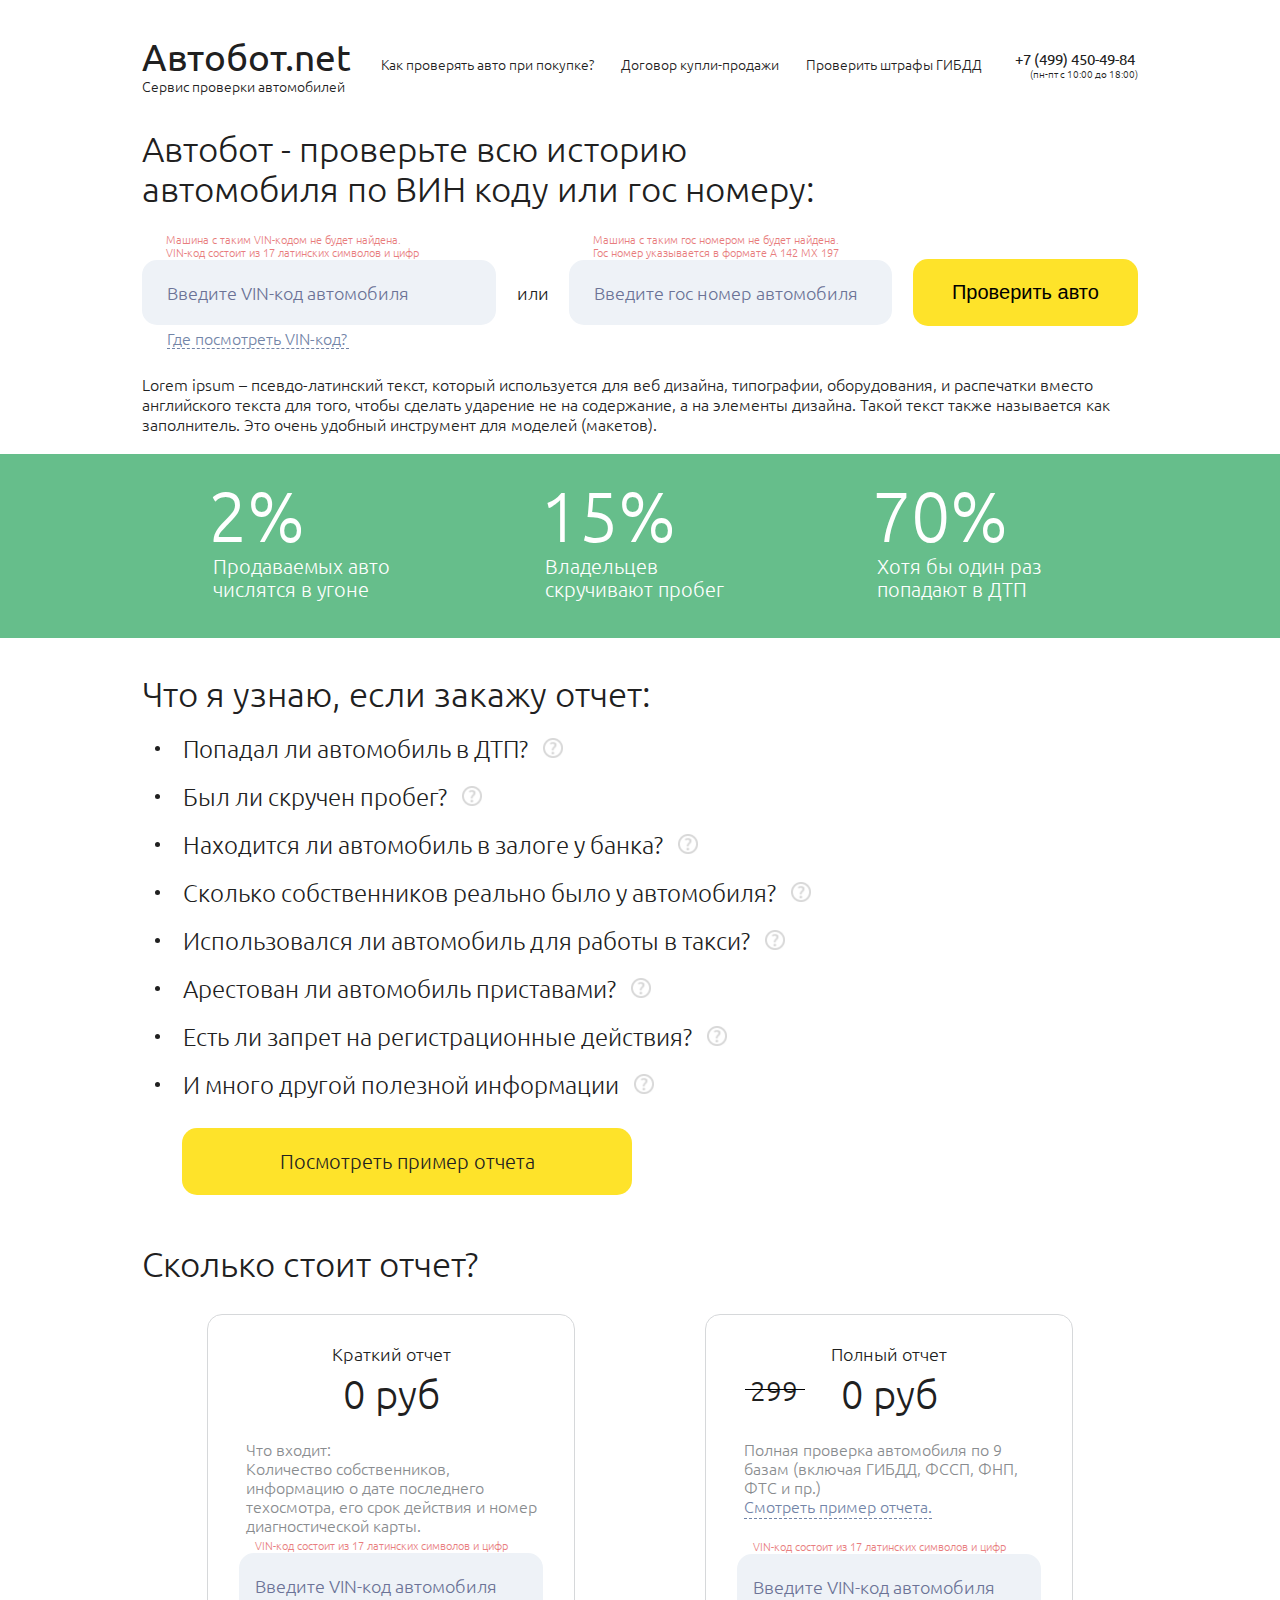
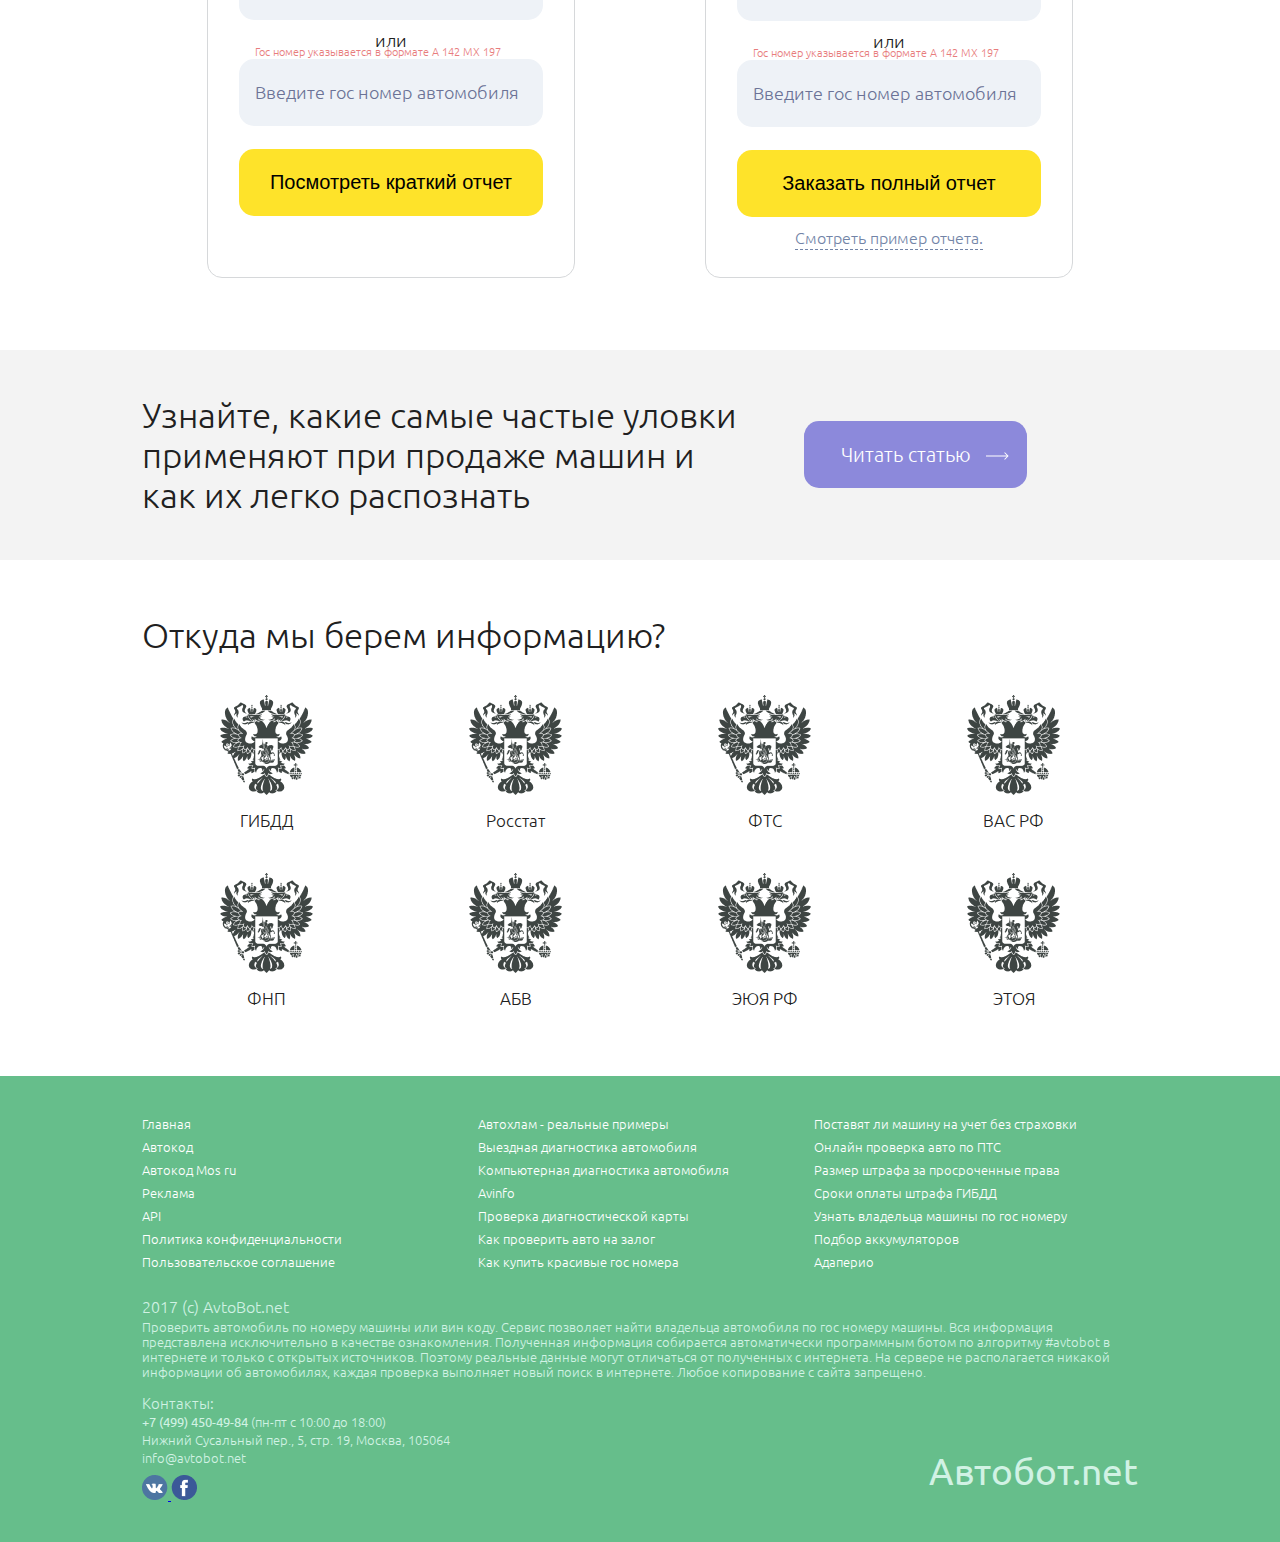
<file: index.html>
<!doctype html>
<html>

  <head>
    <meta charset="utf-8">
    <title>Index page</title>
    <meta http-equiv="X-UA-Compatible" content="IE=Edge">
    <meta name="viewport" content="width=device-width, initial-scale=1">
    <meta name="theme-color" content="#fff">
    <meta name="format-detection" content="telephone=no">
    <link rel="stylesheet" media="all" href="css/app.css">
    <link href="https://fonts.googleapis.com/css?family=Ubuntu:300,400,700" rel="stylesheet"> </head>

  <body>
    <!-- BEGIN content -->
    <div class="out">
      <header class="header">
        <div class="header__toolbar">
          <div class="toolbar">
            <div class="toolbar__in">
              <div class="toolbar__item"> <img src="img/tool1.png" alt=""> <a href="#">Проверка авто</a> </div>
              <div class="toolbar__item"> <img src="img/tool2.png" alt=""> <a href="#">Договор КП</a> </div>
              <div class="toolbar__item"> <img src="img/tool3.png" alt=""> <a href="#">Штрафы</a> </div>
              <div class="toolbar__item"> <img src="img/tool4.png" alt=""> <a href="#">Контакты</a> </div>
              <div class="toolbar__item"> <img src="img/tool5.png" alt=""> <a href="#">Вопросы</a> </div>
            </div>
          </div>
        </div>
        <div class="header__in">
          <div class="header__logo">
            <div class="logo">
              <div class="logo__name"> Автобот.net </div>
              <div class="logo__caption"> Сервис проверки автомобилей </div>
            </div>
          </div>
          <div class="header__nav">
            <nav class="nav">
              <ul>
                <li> <a href="#">Как проверять авто при покупке?</a> </li>
                <li> <a href="#">Договор купли-продажи</a> </li>
                <li> <a href="#">Проверить штрафы ГИБДД</a> </li>
              </ul>
            </nav>
          </div>
          <div class="header__tel">
            <div class="tel">
              <div class="tel__numb"> +7 (499) 450-49-84 </div>
              <div class="tel__worktime"> (пн-пт с 10:00 до 18:00) </div>
            </div>
          </div>
        </div>
      </header>
      <div class="block1">
        <div class="block1__in">
          <div class="caption"> Автобот - проверьте всю историю автомобиля по ВИН коду или гос номеру: </div>
          <div class="block1__form">
            <div class="form1">
              <form action="">
                <div class="input__block">
                  <div class="input__error">Машина с таким VIN-кодом не будет найдена. <br>VIN-код состоит из 17 латинских символов и цифр</div> <input type="text" name="name" id="vin__input"> <label for="vin__input">
			                    <span>Введите VIN-код автомобиля</span>
			                </label> </div>
                <div class="block1__link block1__hidden block1__link2">
                  <div class="where__vin">Где посмотреть VIN-код?</div>
                </div>
                <div class="form__divider">или</div>
                <div class="input__block">
                  <div class="input__error input__error-bot">Машина с таким гос номером не будет найдена. <br>Гос номер указывается в формате А 142 МХ 197</div> <input type="text" name="name" id="gos__input"> <label for="gos__input">
			                    <span>Введите гос номер автомобиля</span>
			                </label> </div> <button type="submit" class="btn">Проверить авто</button> </form>
            </div>
          </div>
          <div class="block1__link block1__link1">
            <div class="where__vin">Где посмотреть VIN-код?</div>
            <div class="vin-js">
              <div class="vin">
                <div class="vin__left">
                  <div class="vin__caption"> Где посмотреть VIN-код? </div>
                  <div class="vin__text">
                    <div>VIN-код - уникальный номер автомобиля, состоящий из 17 символов (латинские буквы и цифры). </div> <span>Например: WAUZZZ4G5CN021391</span> </div>
                </div>
                <div class="vin__center">
                  <div class="vin__item"> <img src="img/where1.png" alt="">
                    <p>Свидетельство о регистрации</p>
                  </div>
                  <div class="vin__item"> <img src="img/where2.png" alt="">
                    <p>ПТС</p>
                  </div>
                  <div class="vin__item"> <img src="img/where3.png" alt="">
                    <p>Полис ОСАГО</p>
                  </div>
                </div>
                <div class="vin__right">
                  <div class="vin__car"> <img src="img/where4.png" alt="">
                    <ul>
                      <li>- под капотом</li>
                      <li>- в специальном окошке на лобовом стекле</li>
                      <li>- на стойке водительской двери</li>
                    </ul>
                  </div>
                </div>
              </div>
            </div>
          </div>
          <div class="block1__info"> Lorem ipsum – псевдо-латинский текст, который используется для веб дизайна, типографии, оборудования, и распечатки вместо английского текста для того, чтобы сделать ударение не на содержание, а на элементы дизайна. Такой текст также называется
            как заполнитель. Это очень удобный инструмент для моделей (макетов). </div>
        </div>
      </div>
      <div class="block2">
        <div class="block2__in">
          <div class="block2__item">
            <div class="block2__percent"> 2% </div>
            <div class="block2__text"> Продаваемых авто числятся в угоне </div>
          </div>
          <div class="block2__item">
            <div class="block2__percent"> 15% </div>
            <div class="block2__text"> Владельцев скручивают пробег </div>
          </div>
          <div class="block2__item">
            <div class="block2__percent"> 70% </div>
            <div class="block2__text"> Хотя бы один раз попадают в ДТП </div>
          </div>
        </div>
      </div>
      <div class="block3">
        <div class="block3__in">
          <div class="block3__list">
            <div class="caption"> Что я узнаю, если закажу отчет: </div>
            <div class=".block3__items">
              <div class="block3__item">
                <div> Попадал ли автомобиль в ДТП? </div>
                <div class="block3__info">
                  <div class="block3__info-in"> В то время некий безымянный печатник создал большую коллекцию размеров и форм шрифтов, используя Lorem Ipsum для распечатки образцов. Lorem Ipsum не только успешно пережил без заметных изменений пять веков, но и перешагнул в электронный
                    дизайн. Его популяризации в новое время послужили публикация листов Letraset с образцами Lorem Ipsum в 60-х годах и, в более недавнее время, программы электронной вёрстки типа Aldus PageMaker, в шаблонах которых используется Lorem
                    Ipsum. </div>
                </div>
              </div>
              <div class="block3__item">
                <div> Был ли скручен пробег? </div>
                <div class="block3__info">
                  <div class="block3__info-in"> </div>
                </div>
              </div>
              <div class="block3__item">
                <div> Находится ли автомобиль в залоге у банка? </div>
                <div class="block3__info">
                  <div class="block3__info-in"> </div>
                </div>
              </div>
              <div class="block3__item">
                <div> Сколько собственников реально было у автомобиля? </div>
                <div class="block3__info">
                  <div class="block3__info-in"> </div>
                </div>
              </div>
              <div class="block3__item">
                <div> Использовался ли автомобиль для работы в такси? </div>
                <div class="block3__info">
                  <div class="block3__info-in"> </div>
                </div>
              </div>
              <div class="block3__item">
                <div> Арестован ли автомобиль приставами? </div>
                <div class="block3__info">
                  <div class="block3__info-in"> </div>
                </div>
              </div>
              <div class="block3__item">
                <div> Есть ли запрет на регистрационные действия? </div>
                <div class="block3__info">
                  <div class="block3__info-in"> </div>
                </div>
              </div>
              <div class="block3__item">
                <div> И много другой полезной информации </div>
                <div class="block3__info">
                  <div class="block3__info-in"> </div>
                </div>
              </div>
            </div>
          </div>
          <div class="block3__btn btn"> Посмотреть пример отчета </div>
        </div>
      </div>
      <div class="block4">
        <div class="block4__in">
          <div class="caption"> Сколько стоит отчет? </div>
          <div class="block4__items">
            <div class="offers offers1">
              <div class="offers__prices"> <span>Краткий отчет</span>
                <div class="offers__price">
                  <div class="offers__price-now">0 руб</div>
                </div>
              </div>
              <div class="offers__info"> Что входит: <br> Количество собственников, информацию о дате последнего техосмотра, его срок действия и номер диагностической карты. </div>
              <form action="" class="form2">
                <div class="input__block">
                  <div class="input__error">VIN-код состоит из 17 латинских символов и цифр</div> <input type="text" name="name" id="vin2__input"> <label for="vin2__input">
			                    <span>Введите VIN-код автомобиля</span>
			                </label> </div>
                <div class="form__divider">или</div>
                <div class="input__block">
                  <div class="input__error">Гос номер указывается в формате А 142 МХ 197</div> <input type="text" name="name" id="gos2__input"> <label for="gos2__input">
			                    <span>Введите гос номер автомобиля</span>
			                </label> </div> <button type="submit" class="btn">Посмотреть краткий отчет</button> </form>
            </div>
            <div class="offers offers2">
              <div class="offers__prices"> <span>Полный отчет</span>
                <div class="offers__price">
                  <div class="offers__price-old"> 299 </div>
                  <div class="offers__price-now"> 0 руб </div>
                </div>
              </div>
              <div class="offers__info"> Полная проверка автомобиля по 9 базам (включая ГИБДД, ФССП, ФНП, ФТС и пр.) <br> <a href="#">Смотреть пример отчета.</a> </div>
              <form action="" onsubmit="return false;" class="form3">
                <div class="input__block">
                  <div class="input__error">VIN-код состоит из 17 латинских символов и цифр</div> <input type="text" name="name" id="vin3__input"> <label for="vin3__input">
			                    <span>Введите VIN-код автомобиля</span>
			                </label> </div>
                <div class="form__divider">или</div>
                <div class="input__block">
                  <div class="input__error">Гос номер указывается в формате А 142 МХ 197</div> <input type="text" name="name" id="gos3__input"> <label for="gos3__input">
			                    <span>Введите гос номер автомобиля</span>
			                </label> </div> <button type="submit" class="btn">Заказать полный отчет</button> </form>
              <div class="offers__more"> <a href="#">Смотреть пример отчета.</a> </div>
            </div>
            <div class="offers offers3">
              <div class="offers__info"> Полный отчет будет готов через 5-15 минут. В некоторых случаях этот срок может доходить до 24 часов. <br> <a href="#">Смотреть пример отчета.</a> </div>
              <div class="offers3__mail"> Чтобы получить отчет на эл. почту введите свой e-mail, выберите способ оплаты и нажмите “Оплатить отчет”: </div>
              <div class="offers3__vin"> VIN-код: WAUZZZ4G5CN021391 </div>
              <div class="offers3__summ"> Сумма: 199 рублей </div>
              <form action="" class="form4">
                <div class="input__block">
                  <div class="input__error">Проверьте правильность заполнения e-mail. <br>E-mail указывается в формате example@email.ru </div> <input type="text" name="name" id="mail__input"> <label for="mail__input">
			                    <span>E-mail</span>
			                </label> </div>
                <div class="offers3__pay">
                  <div class="pay">
                    <div class="pay__yadm pay__item">
                      <div class="pay__0">комиссия - 0%</div>
                    </div>
                    <div class="pay__visa pay__item">
                      <div class="pay__0">комиссия - 0%</div>
                    </div>
                  </div>
                </div>
                <div type="submit" class="btn">Оплатить отчет - 199 руб.</div>
                <div class="offers3__check">
                  <div class="check"> <input type="checkbox" id="check__checkbox"> <label for="check__checkbox">
									<span class="check__img"></span>
								</label> </div>
                  <div class="offers3__checktext"> Я соглашаюсь с политикой конфиденциальности и пользовательским соглашением </div>
                </div>
              </form>
            </div>
          </div>
        </div>
      </div>
      <div class="block5">
        <div class="block5__in">
          <div class="block5__text"> Узнайте, какие самые частые уловки применяют при продаже машин и как их легко распознать </div>
          <div class="block5__btn">
            <div>Читать статью</div> <img src="img/Arrow.png" alt=""> </div>
        </div>
      </div>
      <div class="block6">
        <div class="block6__in">
          <div class="caption"> Откуда мы берем информацию? </div>
          <div class="block6__items">
            <div class="block6__item">
              <div class="block6__img"> <img src="img/symbol.png" alt=""> </div>
              <div class="block6__name"> ГИБДД </div>
            </div>
            <div class="block6__item">
              <div class="block6__img"> <img src="img/symbol.png" alt=""> </div>
              <div class="block6__name"> Росстат </div>
            </div>
            <div class="block6__item">
              <div class="block6__img"> <img src="img/symbol.png" alt=""> </div>
              <div class="block6__name"> ФТС </div>
            </div>
            <div class="block6__item">
              <div class="block6__img"> <img src="img/symbol.png" alt=""> </div>
              <div class="block6__name"> ВАС РФ </div>
            </div>
          </div>
          <div class="block6__items">
            <div class="block6__item">
              <div class="block6__img"> <img src="img/symbol.png" alt=""> </div>
              <div class="block6__name"> ФНП </div>
            </div>
            <div class="block6__item">
              <div class="block6__img"> <img src="img/symbol.png" alt=""> </div>
              <div class="block6__name"> АБВ </div>
            </div>
            <div class="block6__item">
              <div class="block6__img"> <img src="img/symbol.png" alt=""> </div>
              <div class="block6__name"> ЭЮЯ РФ </div>
            </div>
            <div class="block6__item">
              <div class="block6__img"> <img src="img/symbol.png" alt=""> </div>
              <div class="block6__name"> ЭТОЯ </div>
            </div>
          </div>
        </div>
      </div>
      <footer class="footer">
        <div class="footer__in">
          <div class="footer__nav">
            <ul>
              <li><a href="#">Главная</a></li>
              <li><a href="#">Автокод</a></li>
              <li><a href="#">Автокод Mos ru</a></li>
              <li><a href="#">Реклама</a></li>
              <li><a href="#">API</a></li>
              <li><a href="#">Политика конфиденциальности</a></li>
              <li><a href="#">Пользовательское соглашение</a></li>
            </ul>
            <ul>
              <li><a href="#">Автохлам - реальные примеры</a></li>
              <li><a href="#">Выездная диагностика автомобиля</a></li>
              <li><a href="#">Компьютерная диагностика автомобиля</a></li>
              <li><a href="#">Avinfo</a></li>
              <li><a href="#">Проверка диагностической карты</a></li>
              <li><a href="#">Как проверить авто на залог</a></li>
              <li><a href="#">Как купить красивые гос номера </a></li>
            </ul>
            <ul>
              <li><a href="#">Поставят ли машину на учет без страховки</a></li>
              <li><a href="#">Онлайн проверка авто по ПТС</a></li>
              <li><a href="#">Размер штрафа за просроченные права </a></li>
              <li><a href="#">Сроки оплаты штрафа ГИБДД</a></li>
              <li><a href="#">Узнать владельца машины по гос номеру </a></li>
              <li><a href="#">Подбор аккумуляторов</a></li>
              <li><a href="#">Адаперио</a></li>
            </ul>
          </div>
          <div class="footer__rights">
            <div class="footer__year"> 2017 (с) AvtoBot.net </div>
            <div class="footer__text"> Проверить автомобиль по номеру машины или вин коду. Сервис позволяет найти владельца автомобиля по гос номеру машины. Вся информация представлена исключительно в качестве ознакомления. Полученная информация собирается автоматически программным
              ботом по алгоритму #avtobot в интернете и только с открытых источников. Поэтому реальные данные могут отличаться от полученных с интернета. На сервере не располагается никакой информации об автомобилях, каждая проверка выполняет новый поиск
              в интернете. Любое копирование с сайта запрещено. </div>
          </div>
          <div class="footer__contacts">
            <div>Контакты:</div>
            <ul>
              <li><span>+7 (499) 450-49-84</span> (пн-пт с 10:00 до 18:00)</li>
              <li>Нижний Сусальный пер., 5, стр. 19, Москва, 105064</li>
              <li>info@avtobot.net</li>
            </ul>
            <div class="footer__socials"> <a href="#">
					<img src="img/vk.png" alt="">
				</a> <a href="#">
					<img src="img/fb.png" alt="">
				</a> </div>
          </div>
          <div class="footer__logo"> Автобот.net </div>
        </div>
      </footer>
      <div class="popup1">
        <div class="popup1__js">
          <div class="popup1__in">
            <div class="popup1__vin">
              <div class="popup1__caption"> Где посмотреть VIN-код? </div>
              <div class="popup1__center">
                <div class="popup1__item"> <img src="img/where1.png" alt="">
                  <p>Свидетельство о регистрации</p>
                </div>
                <div class="popup1__item"> <img src="img/where2.png" alt="">
                  <p>ПТС</p>
                </div>
                <div class="popup1__item"> <img src="img/where3.png" alt="">
                  <p>Полис ОСАГО</p>
                </div>
              </div>
              <div class="popup1__bottom">
                <div class="popup1__car"> <img src="img/where4.png" alt="">
                  <ul>
                    <li>- под капотом</li>
                    <li>- в специальном окошке на лобовом стекле</li>
                    <li>- на стойке водительской двери</li>
                  </ul>
                </div>
              </div>
              <div class="popup1__close"> <img src="img/close.png" alt=""> </div>
            </div>
          </div>
          <div class="popup1__black"></div>
        </div>
      </div>
    </div>
    <!-- END content -->
    <!-- BEGIN scripts -->
    <script type="text/javascript" src="js/app.js"></script>
    <script type="text/javascript" src="js/common.js"></script>
    <!-- END scripts -->
  </body>

</html>
</file>
<file: css/app.css>
a,
abbr,
acronym,
address,
applet,
article,
aside,
audio,
b,
big,
blockquote,
body,
canvas,
caption,
center,
cite,
code,
dd,
del,
details,
dfn,
div,
dl,
dt,
em,
embed,
figcaption,
figure,
footer,
form,
h1,
h2,
h3,
h4,
h5,
h6,
header,
hgroup,
html,
i,
iframe,
ins,
kbd,
label,
legend,
li,
mark,
menu,
nav,
object,
ol,
output,
p,
pre,
q,
ruby,
s,
samp,
section,
small,
span,
strike,
strong,
sub,
summary,
sup,
table,
tbody,
td,
tfoot,
th,
thead,
time,
tr,
tt,
u,
ul,
var,
video {
    margin: 0;
    padding: 0;
    border: 0;
    vertical-align: baseline
}
fieldset,
img {
    margin: 0;
    padding: 0;
    vertical-align: baseline
}
html {
    -ms-text-size-adjust: 100%;
    -webkit-text-size-adjust: 100%;
    box-sizing: border-box
}
a img,
fieldset,
img {
    border: none
}
input[type=email],
input[type=tel],
input[type=text],
textarea {
    -webkit-appearance: none
}
button,
input[type=submit] {
    cursor: pointer
}
button::-moz-focus-inner,
input[type=submit]::-moz-focus-inner {
    padding: 0;
    border: 0
}
textarea {
    overflow: auto
}
button,
input {
    margin: 0;
    padding: 0
}
button {
    border: 0
}
a,
a:focus,
button,
div,
h1,
h2,
h3,
h4,
h5,
h6,
input,
select,
span,
textarea {
    outline: none
}
ol,
ul {
    list-style-type: none
}
table {
    border-spacing: 0;
    border-collapse: collapse;
    width: 100%
}
*,
:after,
:before {
    box-sizing: inherit
}
#vin5__input,
#vin__input {
    width: 354px;
    max-width: 100%
}
#gos5__input,
#gos__input {
    width: 323px;
    max-width: 100%
}
.block1,
.block1__link .vin__car ul {
    margin-top: 15px
}
.block1__form {
    margin-top: 50px;
    margin-bottom: 3px
}
.block1__form form {
    display: -moz-flex;
    display: -ms-flex;
    display: -o-flex;
    display: -ms-flexbox;
    display: flex;
    -ms-flex-align: center;
    align-items: center;
    -ms-flex-pack: justify;
    justify-content: space-between
}
.block1__form input {
    text-transform: uppercase;
    height: 65px;
    padding: 30px 5px 16px 25px;
    color: #202020
}
.block1__form .form__divider,
.block1__form input,
.offers__prices span {
    font-size: 18px;
    line-height: 21px
}
.block1__form .btn {
    width: 225px
}
.block1__link {
    margin-left: 25px;
    position: relative
}
.block1__link .vin-js {
    display: none
}
.block1__link .where__vin {
    max-width: 182px;
    color: #7284a7;
    font-size: 16px;
    line-height: 18px;
    text-decoration: none;
    border-bottom: 1px dashed #7284a7;
    padding-bottom: 1px;
    cursor: pointer
}
.block1__link .where__vin:hover,
.offers a:hover {
    color: #859ac7;
    border-color: #859ac7
}
.block1__link .vin {
    position: absolute;
    z-index: 9;
    min-width: 100%;
    padding: 10px 20px;
    border-radius: 15px;
    background-color: #f2f2f2;
    border: .5px solid #bdbdbd;
    top: 38px;
    font-size: 11px;
    line-height: 14px;
    transition: all .3s;
    display: -ms-flexbox;
    display: flex;
    color: #707070
}
.block1__link .vin:before {
    content: "";
    background-image: url(../img/angle2.png);
    background-size: cover;
    width: 22px;
    height: 19px;
    position: absolute;
    top: -18px;
    left: 50px;
    z-index: 9
}
.block1__link .vin img {
    display: block
}
.block1__link .vin__left {
    display: -ms-flexbox;
    display: flex;
    -ms-flex-direction: column;
    flex-direction: column;
    -ms-flex-pack: justify;
    justify-content: space-between
}
.block1__link .vin__caption {
    font-size: 20px;
    line-height: 25px;
    font-weight: 400
}
.block1__link .vin__text {
    font-size: 13px;
    line-height: 16px
}
.block1__link .vin__text span {
    margin-top: 25px;
    display: block
}
.block1__link .vin__center {
    margin-left: 44px;
    display: -ms-flexbox;
    display: flex
}
.block1__link .vin__item {
    margin-right: 8px
}
.block1__link .vin__item p {
    font-size: 12px;
    line-height: 15px;
    text-align: center;
    margin-top: 5px
}
.block1__link .vin__item:last-child {
    margin-right: 0
}
.block1__link .vin__right {
    margin-left: 50px
}
.block1__link .vin__car ul li {
    margin-bottom: 6px;
    font-size: 12px;
    color: #202020
}
.block1__link .vin__car ul li:last-child {
    margin-bottom: 0
}
.block1__info {
    margin-top: 25px;
    font-size: 16px;
    line-height: 20px
}
.block1__hidden {
    display: none
}
.block1 .caption {
    max-width: 740px
}
.block2 {
    margin-top: 20px;
    background-color: #66be8b
}
.block2__in {
    display: -moz-flex;
    display: -ms-flex;
    display: -o-flex;
    display: -ms-flexbox;
    display: flex;
    -ms-flex-align: start;
    align-items: flex-start;
    -ms-flex-pack: distribute;
    justify-content: space-around;
    color: #fff;
    padding: 21px 0 37px
}
.block2__item {
    max-width: 200px
}
.block2__percent {
    font-size: 70px;
    line-height: 80px
}
.block2__text {
    font-size: 20px;
    line-height: 23px;
    margin-left: 5px
}
.block3 {
    margin-top: 36px
}
.block3__items {
    padding-left: 40px;
    margin-top: 20px
}
.block3__item {
    font-size: 24px;
    line-height: 28px;
    margin-top: 20px;
    display: -moz-flex;
    display: -ms-flex;
    display: -o-flex;
    display: -ms-flexbox;
    display: flex;
    -ms-flex-align: center;
    align-items: center
}
.block3__item:before {
    content: "";
    min-width: 5px;
    height: 5px;
    background-color: #202020;
    border-radius: 50%;
    margin-right: 23px;
    margin-left: 13px
}
.block3__btn {
    width: 450px;
    margin-left: 40px;
    margin-top: 30px;
    font-size: 23px;
    line-height: 26px
}
.block3__info {
    margin-left: 15px;
    min-width: 20px;
    height: 20px;
    background-image: url(../img/info.png);
    background-size: cover;
    cursor: pointer;
    position: relative
}
.block3__info:hover {
    background-image: url(../img/info-hover.png)
}
.block3__info-in {
    position: absolute;
    z-index: 9;
    min-width: 340px;
    padding: 10px 20px;
    border-radius: 15px 0 15px 15px;
    background-color: #f2f2f2;
    border: .5px solid #bdbdbd;
    top: 30px;
    right: 10px;
    font-size: 11px;
    line-height: 14px;
    display: none;
    transition: all .3s
}
.block3__info-in:before {
    content: "";
    background-image: url(../img/angle.png);
    background-size: cover;
    width: 7px;
    height: 10px;
    position: absolute;
    top: -9.5px;
    right: -1px;
    z-index: 9
}
.block4 {
    margin-top: 49px
}
.block4__items {
    display: -moz-flex;
    display: -ms-flex;
    display: -o-flex;
    display: -ms-flexbox;
    display: flex;
    -ms-flex-pack: distribute;
    justify-content: space-around;
    margin-top: 30px
}
.offers {
    padding: 28px 31px;
    border: 1px solid #d6d8da;
    max-width: 368px;
    border-radius: 15px
}
.offers__prices {
    text-align: center
}
.offers__price {
    display: -moz-flex;
    display: -ms-flex;
    display: -o-flex;
    display: -ms-flexbox;
    display: flex;
    -ms-flex-pack: center;
    justify-content: center;
    -ms-flex-align: center;
    align-items: center;
    position: relative
}
.offers__price-now {
    font-size: 40px;
    line-height: 46px;
    margin-top: 6px
}
.offers__price-old {
    position: absolute;
    left: 13px;
    font-size: 28px;
    line-height: 32px
}
.offers__price-old:after {
    content: '';
    position: absolute;
    width: 60px;
    height: .5px;
    top: 14px;
    left: -5px;
    background-color: #000
}
.offers__info {
    font-size: 16px;
    line-height: 19px;
    color: #888b8e;
    margin-left: 7px;
    margin-top: 23px
}
.offers a {
    color: #7284a7;
    font-size: 16px;
    line-height: 18px;
    text-decoration: none;
    border-bottom: 1px dashed #7284a7;
    padding-bottom: 1px
}
.offers .form2 input,
.offers .form3 input,
.offers .form4 input {
    width: 100%;
    height: 67px;
    padding: 30px 5px 16px 14px;
    font-size: 18px;
    line-height: 21px;
    text-transform: uppercase;
    color: #202020
}
.offers .form2 .form__divider,
.offers .form3 .form__divider,
.offers .form4 .form__divider {
    font-size: 18px;
    margin: 9px 0;
    text-align: center;
    line-height: 21px
}
.offers .btn {
    margin-top: 23px;
    width: 100%
}
.offers__more {
    text-align: center;
    margin-top: 9px
}
.offers1 {
    padding: 28px 31px 58px
}
.offers1 .offers__info {
    margin-bottom: 18px
}
.offers2 .offers__info {
    margin-bottom: 38px
}
.offers3 .offers__info {
    line-height: 15px;
    margin-top: 0;
    color: #000;
    font-size: 13px
}
.offers3__mail {
    font-size: 16px;
    line-height: 19px;
    color: #202020;
    margin-left: 7px;
    margin-top: 23px
}
.offers3__summ,
.offers3__vin {
    font-size: 20px;
    line-height: 23px
}
.offers3__vin {
    margin-top: 17px;
    margin-left: 7px
}
.offers3__summ {
    margin: 7px 0 31px 7px
}
.offers3__pay {
    margin-top: 24px
}
.offers3 .btn {
    margin-top: 25px
}
.offers3 .form4 input {
    width: 100%;
    height: 67px;
    padding: 30px 5px 16px 14px
}
.offers3__checktext {
    margin-left: 7px;
    font-size: 11px;
    line-height: 13px
}
.offers3__check,
.pay {
    display: -ms-flexbox;
    display: flex
}
.offers3__check {
    margin-top: 12px;
    -ms-flex-align: center;
    align-items: center
}
.pay {
    -ms-flex-pack: justify;
    justify-content: space-between
}
.pay__visa,
.pay__yadm {
    background-image: url(../img/yadm.png);
    background-position: center center;
    background-repeat: no-repeat
}
.pay__visa {
    background-image: url(../img/visa.png)
}
.pay__item {
    position: relative;
    cursor: pointer;
    width: 135px;
    height: 67px;
    background-color: #fafafa;
    border-radius: 6px;
    transition: all .3s;
    box-shadow: 0 3px 7px 1px rgba(32, 32, 32, .25)
}
.pay__item-active {
    box-shadow: inset 0 0 18px 0 rgba(32, 32, 32, .25)
}
.pay__0 {
    color: #828282;
    font-size: 10px;
    line-height: 12px;
    width: 100%;
    text-align: center;
    bottom: 1px;
    position: absolute
}
.check {
    height: 22px;
    position: relative
}
.check label {
    position: absolute;
    border: 2px solid #202020;
    border-radius: 4px;
    width: 22px;
    height: 22px;
    background: #fff;
    top: 0;
    cursor: pointer
}
.check label span {
    position: absolute;
    width: 18px;
    height: 18px;
    top: -4px;
    right: -3px;
    background-size: cover
}
#check__checkbox:checked+label>span {
    background-image: url(../img/check.png)
}
#check__checkbox {
    width: 22px;
    height: 22px
}
.block5 {
    background-color: #f3f3f3;
    margin-top: 72px
}
.block5__in {
    display: -moz-flex;
    display: -ms-flex;
    display: -o-flex;
    display: -ms-flexbox;
    display: flex;
    -ms-flex-align: center;
    align-items: center;
    padding: 45px 0
}
.block5__text {
    max-width: 602px;
    font-size: 35px;
    line-height: 40px
}
.block5__btn {
    padding: 22px 0 22px 37px;
    height: 67px;
    min-width: 223px;
    -ms-flex-pack: start;
    justify-content: flex-start;
    margin-left: 60px;
    background-color: #8c89db;
    border-radius: 15px;
    font-size: 20px;
    line-height: 23px;
    color: #fff;
    display: -moz-flex;
    display: -ms-flex;
    display: -o-flex;
    display: -ms-flexbox;
    display: flex;
    -ms-flex-align: center;
    align-items: center;
    cursor: pointer;
    font-weight: 100
}
.block5__btn:hover {
    background-color: #9b89db
}
.block5__btn img {
    margin-left: 15px;
    margin-top: 3px
}
.block6 {
    margin-top: 55px
}
.block6__caption {
    margin-bottom: 20px
}
.block6__items {
    display: -moz-flex;
    display: -ms-flex;
    display: -o-flex;
    display: -ms-flexbox;
    display: flex;
    -ms-flex-pack: distribute;
    justify-content: space-around;
    margin-top: 40px
}
.block6__item {
    text-align: center;
    max-width: 150px
}
.block6__name {
    margin-top: 10px;
    font-size: 17px
}
.content__in {
    display: -moz-flex;
    display: -ms-flex;
    display: -o-flex;
    display: -ms-flexbox;
    display: flex
}
.content__right {
    max-width: 746px;
    margin-left: 39px
}
.datalist {
    margin-top: 20px
}
.datalist__items #active {
    background-color: #fbfbfb;
    border-color: #fee32a;
    cursor: default;
    color: #202020
}
.datalist__items .coincide {
    color: #e18888
}
.datalist__item {
    display: block;
    text-decoration: none;
    font-size: 16px;
    border-left: 4px solid #fff;
    padding: 10px 0 10px 15px;
    background-color: #fff;
    width: 210px;
    cursor: pointer;
    color: #707070
}
.datalist__item:hover {
    background-color: #fafafa
}
.main__example {
    color: #989899;
    display: -ms-flexbox;
    display: flex;
    font-size: 15px;
    -ms-flex-align: center;
    align-items: center
}
.main__example span {
    margin-left: 6px
}
.main__print {
    margin-left: 20px;
    cursor: pointer
}
.main__download a {
    margin-left: 20px;
    text-decoration: none;
    font-size: 17px;
    color: #999
}
.auto,
.main__left,
.main__print {
    display: -ms-flexbox;
    display: flex
}
.auto {
    -ms-flex-pack: justify;
    justify-content: space-between;
    font-weight: 400;
    margin-top: 5px
}
.auto__model {
    font-size: 40px;
    margin-bottom: 10px
}
.auto__number {
    font-size: 18px
}
.auto__checked,
.auto__vin {
    display: -ms-flexbox;
    display: flex;
    -ms-flex-align: center;
    align-items: center
}
.auto__vin {
    font-size: 18px;
    margin-top: 5px
}
.auto__checked {
    margin-left: 10px
}
.auto__checked div {
    margin-left: 5px;
    font-size: 13px;
    color: #b3b3b3
}
.data__item {
    margin-top: 40px
}
.data__head {
    position: relative;
    display: -ms-flexbox;
    display: flex;
    -ms-flex-pack: justify;
    justify-content: space-between;
    -ms-flex-align: center;
    align-items: center;
    border-bottom: 2px solid #fee32a;
    padding-bottom: 3px;
    margin-bottom: 26px
}
.data__caption {
    font-weight: 400;
    font-size: 20px
}
.data__content {
    line-height: 17px;
    font-size: 15px
}
.data1,
.data1__img {
    display: -ms-flexbox;
    display: flex
}
.data1__img {
    width: 37px;
    height: 37px;
    border-radius: 50%;
    -ms-flex-align: center;
    align-items: center;
    -ms-flex-pack: center;
    justify-content: center;
    background-color: #27ae60
}
.data1__img img {
    opacity: .9
}
.data1__items {
    width: 252px;
    padding-right: 12px
}
.data1__items:last-child {
    width: 243px
}
.data1__items .bad .data1__text {
    border-bottom: .5px dashed #202020
}
.data1__items .bad .data1__img {
    background-color: #eb5757
}
.data1__items .bad:hover .data1__img {
    background-color: #f57d7d
}
.data1__items .bad:hover .data1__text {
    border-bottom: .5px dashed #606060
}
.data1__item {
    text-decoration: none;
    color: #202020;
    display: -ms-flexbox;
    display: flex;
    -ms-flex-align: center;
    align-items: center;
    margin-bottom: 8px
}
.data1__item:hover {
    color: #606060
}
.data1__item:hover .data1__img {
    background-color: #51b57c
}
.data1__text {
    font-size: 15px;
    margin-left: 15px
}
.data2__block,
.data2__blocks {
    display: -moz-flex;
    display: -ms-flex;
    display: -o-flex;
    display: -ms-flexbox;
    display: flex
}
.data2__block:last-child {
    margin-bottom: 0;
    margin-left: 84px
}
.data2__car {
    display: -moz-flex;
    display: -ms-flex;
    display: -o-flex;
    display: -ms-flexbox;
    display: flex;
    font-weight: 400;
    margin-bottom: 10px
}
.data2__items {
    width: 100%
}
.data2__item {
    display: -ms-flexbox;
    display: flex;
    margin-bottom: 12px
}
.data2__item:last-child,
.data3__block:last-child,
.data3__item:last-child,
.data4__block:last-child,
.data4__item:last-child,
.data5__block:last-child {
    margin-bottom: 0
}
.data2__left {
    min-width: 156px;
    max-width: 156px;
    padding-right: 12px
}
.data2__right {
    width: 168px;
    padding-right: 12px
}
.data3__block {
    display: -moz-flex;
    display: -ms-flex;
    display: -o-flex;
    display: -ms-flexbox;
    display: flex;
    margin-bottom: 26px
}
.data3__items {
    width: 100%
}
.data3__item {
    display: -ms-flexbox;
    display: flex;
    margin-bottom: 12px
}
.data3__left,
.data3__number {
    font-weight: 400;
    min-width: 42px;
    max-width: 42px;
    padding-right: 12px
}
.data3__left {
    min-width: 168px;
    max-width: 168px
}
.data3__right {
    width: 100%
}
.data4__block {
    display: -moz-flex;
    display: -ms-flex;
    display: -o-flex;
    display: -ms-flexbox;
    display: flex;
    margin-bottom: 12px
}
.data4__items {
    width: 100%
}
.data4__item {
    display: -ms-flexbox;
    display: flex;
    margin-bottom: 12px
}
.data4__number {
    min-width: 42px;
    max-width: 42px;
    padding-right: 12px;
    font-weight: 400
}
.data4__left {
    min-width: 252px;
    max-width: 252px
}
.data4__right {
    width: 100%;
    margin-left: 42px
}
.data4__caption {
    font-weight: 400;
    margin-bottom: 23px
}
.data5__block,
.data5__flex,
.data5__item {
    display: -ms-flexbox;
    display: flex
}
.data5__block {
    display: -moz-flex;
    display: -ms-flex;
    display: -o-flex;
    margin-bottom: 15px
}
.data5__item {
    margin-bottom: 10px
}
.data5__left,
.data5__number {
    font-weight: 400;
    min-width: 42px;
    max-width: 42px;
    padding-right: 12px
}
.data5__left {
    min-width: 84px;
    max-width: 84px
}
.data5__right {
    min-width: 168px;
    max-width: 168px;
    padding-right: 12px
}
.damage,
.damage__img {
    -ms-flex-align: center;
    align-items: center
}
.damage {
    display: block;
    -ms-flex-direction: column;
    flex-direction: column
}
.damage__img {
    position: relative;
    display: -ms-flexbox;
    display: flex;
    max-width: 108px;
    margin-top: 21px
}
.damage__place {
    position: absolute
}
.damage .place1 {
    top: -3px;
    left: -3px
}
.damage .place2 {
    left: -8px
}
.damage .place3 {
    bottom: -3px;
    left: -3px
}
.damage .place4 {
    right: -3px;
    top: -3px
}
.damage .place5 {
    right: -8px
}
.damage .place6 {
    bottom: -3px;
    right: -3px
}
.data6__block {
    display: -moz-flex;
    display: -ms-flex;
    display: -o-flex;
    display: -ms-flexbox;
    display: flex;
    margin-bottom: 15px;
    font-size: 15px
}
.data6__block:last-child {
    margin-bottom: 0
}
.data6__items {
    width: 100%
}
.data6__item {
    display: -ms-flexbox;
    display: flex;
    margin-bottom: 7px
}
.data6__number {
    min-width: 42px;
    max-width: 42px;
    padding-right: 12px;
    font-weight: 700
}
.data6__left {
    min-width: 252px;
    max-width: 252px;
    padding-right: 12px
}
.data6__right {
    width: 100%
}
.datastatus {
    display: -ms-flexbox;
    display: flex;
    -ms-flex-pack: start;
    justify-content: flex-start
}
.datastatus__indicator {
    min-width: 9px;
    height: 9px;
    background-color: #27ae60;
    border-radius: 50%;
    margin-right: 8px
}
.datastatus__item {
    -ms-flex-align: baseline;
    align-items: baseline;
    display: -ms-flexbox;
    display: flex;
    line-height: normal
}
.datastatus__item .datastatus__bad {
    background-color: #eb5757
}
.datastatus__item1 {
    min-width: 126px;
    max-width: 126px;
    padding-right: 42px
}
.datastatus__item2 {
    min-width: 269px;
    max-width: 269px;
    margin-left: -17px
}
.datastatus__item3 {
    margin-left: 42px
}
.datastatus__other .data12__left {
    min-width: 168px;
    max-width: 168px;
    padding-right: 12px
}
.data12__block,
.data12__blocks {
    display: -moz-flex;
    display: -ms-flex;
    display: -o-flex;
    display: -ms-flexbox;
    display: flex
}
.data12__block:nth-child(even) {
    margin-bottom: 0;
    margin-left: 42px
}
.data12__items {
    width: 100%
}
.data12__item {
    display: -ms-flexbox;
    display: flex;
    margin-bottom: 12px
}
.data12__item:last-child {
    margin-bottom: 0
}
.data12__left {
    min-width: 210px;
    max-width: 210px;
    padding-right: 12px
}
.data12__other .data12__left,
.data12__right {
    min-width: 168px;
    max-width: 168px;
    padding-right: 12px
}
.data12__item-last .data12__right {
    min-width: auto;
    max-width: 100%;
    padding-right: 0
}
.data13 {
    font-size: 15px;
    border-bottom: .75px solid #dadada;
    padding-bottom: 15px;
    margin-top: 15px
}
.data13:first-child {
    margin-top: 0
}
.data13:last-child {
    border-bottom: none;
    padding-bottom: 0
}
.data13__block,
.data13__blocks {
    display: -moz-flex;
    display: -ms-flex;
    display: -o-flex;
    display: -ms-flexbox;
    display: flex
}
.data13__block:nth-child(even) {
    margin-bottom: 0;
    margin-left: 42px
}
.data13__items {
    width: 100%
}
.data13__item {
    display: -ms-flexbox;
    display: flex;
    margin-bottom: 12px
}
.data13__item:last-child {
    margin-bottom: 0
}
.data13__left,
.data13__right {
    min-width: 126px;
    max-width: 126px;
    padding-right: 12px
}
.data13__right {
    min-width: 252px;
    max-width: 252px
}
.data13__item-last .data13__right {
    min-width: auto;
    max-width: 100%
}
.data13__other .data13__left {
    min-width: 168px;
    max-width: 168px;
    padding-right: 12px
}
.data14 {
    font-size: 15px
}
.data14__block,
.data14__blocks {
    display: -moz-flex;
    display: -ms-flex;
    display: -o-flex;
    display: -ms-flexbox;
    display: flex
}
.data14__blocks {
    -ms-flex-direction: column;
    flex-direction: column
}
.data14__block {
    margin-bottom: 20px
}
.data14__block:last-child,
.data14__item:last-child,
.data15:last-child,
.footer__contacts ul li:last-child,
.footer__nav ul li:last-child {
    margin-bottom: 0
}
.data14__items {
    width: 100%
}
.data14__item {
    display: -ms-flexbox;
    display: flex;
    margin-bottom: 12px
}
.data14__left {
    min-width: 252px;
    max-width: 252px;
    padding-right: 12px
}
.data14__right {
    margin-left: 42px
}
.data15 {
    font-size: 15px;
    margin-bottom: 20px
}
.data15__block,
.data15__blocks {
    display: -moz-flex;
    display: -ms-flex;
    display: -o-flex;
    display: -ms-flexbox;
    display: flex
}
.data15__block:last-child {
    margin-bottom: 0;
    margin-left: 84px
}
.data15__items {
    width: 100%
}
.data15__item {
    display: -ms-flexbox;
    display: flex;
    margin-bottom: 10px
}
.data15__left,
.data15__right {
    min-width: 210px;
    max-width: 210px;
    padding-right: 12px
}
.data15__right {
    min-width: 126px;
    max-width: 126px
}
.data15__address,
.data15__item-last .data15__right {
    min-width: auto;
    max-width: 100%
}
.data15__other .data15__left {
    min-width: 168px;
    max-width: 168px;
    padding-right: 12px
}
.data16 {
    font-size: 15px
}
.data16__block,
.data16__blocks {
    display: -moz-flex;
    display: -ms-flex;
    display: -o-flex;
    display: -ms-flexbox;
    display: flex
}
.data16__items {
    width: 100%
}
.data16__item {
    display: -ms-flexbox;
    display: flex;
    margin-bottom: 12px
}
.data16__left,
.data16__right {
    min-width: 210px;
    max-width: 210px;
    padding-right: 12px
}
.data16__mob-on {
    display: none
}
.data16__mob-off {
    display: -ms-flexbox;
    display: flex
}
.data16__item-last .data16__right {
    min-width: auto;
    max-width: 100%
}
.page2__text {
    margin-left: 249px;
    font-size: 10px;
    line-height: 12px;
    color: #828282
}
.page2 .block1__in {
    margin-top: 40px;
    padding-top: 5px;
    border-top: 2px solid #fee32a;
    width: 100%
}
.page2 .caption {
    margin-top: 20px;
    max-width: 604px
}
.offers3 {
    display: none
}
body {
    background: #fff;
    line-height: 1.4;
    font-family: 'Ubuntu', sans-serif;
    color: #202020;
    font-weight: 100;
    cursor: default
}
.block1__in,
.block2__in,
.block3__in,
.block4__in,
.block5__in,
.block6__in,
.block7__in,
.content__in,
.footer__in,
.header__in {
    max-width: 996px;
    margin: 0 auto
}
input {
    background-color: #eef2f7;
    font-size: 18px;
    line-height: 21px;
    border-radius: 15px;
    border: 3px solid #eef2f7;
    transition: all .3
}
input:hover {
    background: #f0f5fc;
    border: 3px solid #e8ebf0;
    box-sizing: border-box;
    border-radius: 15px
}
input:focus {
    background-color: #fff
}
.btn {
    background-color: #fee32a;
    border-radius: 15px;
    font-size: 20px;
    line-height: 23px;
    display: -moz-flex;
    display: -ms-flex;
    display: -o-flex;
    display: -ms-flexbox;
    display: flex;
    -ms-flex-align: center;
    align-items: center;
    -ms-flex-pack: center;
    justify-content: center;
    height: 67px;
    cursor: pointer;
    font-weight: 100
}
.btn:hover {
    background-color: #fad62a
}
.caption {
    font-size: 35px;
    line-height: 40px
}
.input__block {
    position: relative;
    max-width: 100%
}
.input__block label {
    width: 100%;
    display: block;
    position: absolute;
    top: 0;
    left: 0
}
.input__block span {
    width: 100%;
    padding: 0 25px;
    color: #6b7296;
    font-size: 18px;
    transition: all .3s ease;
    position: absolute;
    top: 20px;
    left: 0;
    cursor: text
}
.input__block input:focus+label span {
    top: 10px;
    font-size: 13px;
    padding: 0 16px
}
.block1__in .input__block input:focus+label span {
    padding: 0 28px
}
.has__value+label span {
    top: 10px;
    font-size: 13px
}
.form2 .input__error,
.form3 .input__error {
    top: -14px;
    padding: 0 16px
}
.form2 .input__block span,
.form3 .input__block span,
.form4 .input__block span {
    padding: 0 16px
}
.input__error {
    position: absolute;
    top: -27px;
    color: #e87d7d;
    line-height: 13px;
    font-size: 11px;
    width: 100%;
    padding: 0 24px
}
.popup1,
.popup1__js {
    display: none
}
.popup1__js {
    position: fixed;
    width: 100vw;
    height: 100vh;
    top: 0;
    display: -ms-flexbox;
    display: flex;
    -ms-flex-pack: center;
    justify-content: center;
    -ms-flex-align: center;
    align-items: center
}
.popup1__in {
    position: absolute;
    z-index: 10
}
.popup1__vin {
    max-width: 375px;
    max-height: 425px;
    background-color: #f2f2f2;
    border-radius: 5px;
    padding: 49px 19px 42px;
    position: relative
}
.popup1__black,
.popup1__close {
    cursor: pointer;
    position: absolute
}
.popup1__close {
    right: 18px;
    top: 16px;
    z-index: 11;
    width: 22px;
    height: 22px
}
.popup1__close img {
    display: block
}
.popup1__black {
    background-color: rgba(0, 0, 0, .6);
    z-index: 9;
    top: 0;
    width: 100%;
    height: 100%
}
.popup1__caption {
    font-size: 20px;
    line-height: 25px;
    text-align: center;
    font-weight: 700;
    color: #707070
}
.popup1__center {
    margin-top: 27px;
    display: -ms-flexbox;
    display: flex;
    -ms-flex-pack: justify;
    justify-content: space-between
}
.popup1__item {
    max-width: 95px;
    margin-right: 5.5px
}
.popup1__item:last-child {
    margin-right: 0
}
.popup1__item img {
    width: 100%;
    height: 125px;
    display: block
}
.popup1__item p {
    font-size: 12px;
    line-height: 15px;
    color: #707070;
    margin-top: 4px;
    display: block;
    text-align: center
}
.popup1__bottom {
    margin-top: 40px
}
.popup1__car {
    display: -ms-flexbox;
    display: flex;
    -ms-flex-pack: justify;
    justify-content: space-between;
    -ms-flex-align: start;
    align-items: flex-start
}
.popup1__car img {
    display: block;
    width: 130px
}
.popup1__car ul {
    margin-left: 11px;
    font-size: 12px;
    line-height: 14px;
    color: #202020
}
.block3__info-active,
.block3__info-active:hover {
    background-image: url(../img/info-active.png)
}
.header__in {
    padding: 35px 0 20px;
    display: -moz-flex;
    display: -ms-flex;
    display: -o-flex;
    display: -ms-flexbox;
    display: flex;
    -ms-flex-pack: justify;
    justify-content: space-between;
    -ms-flex-align: center;
    align-items: center
}
.header__nav {
    width: 100%
}
.toolbar {
    background-color: #66be8b;
    padding: 9px 0 6px;
    display: none
}
.toolbar__in,
.toolbar__item {
    display: -moz-flex;
    display: -ms-flex;
    display: -o-flex;
    display: -ms-flexbox;
    display: flex;
    -ms-flex-pack: center;
    justify-content: center
}
.toolbar__item {
    -ms-flex-pack: end;
    justify-content: flex-end;
    -ms-flex-direction: column;
    flex-direction: column;
    -ms-flex-align: center;
    align-items: center;
    font-size: 10px;
    margin-right: 40px
}
.toolbar__item:last-child {
    margin-right: 0
}
.toolbar__item img {
    margin-bottom: 5px
}
.nav ul li a,
.toolbar__item a {
    color: #fff;
    text-decoration: none
}
.logo__name {
    font-size: 37px;
    line-height: 43px;
    font-weight: 400
}
.logo__caption,
.nav ul li {
    font-size: 14px;
    line-height: 16px
}
.nav ul {
    display: -moz-flex;
    display: -ms-flex;
    display: -o-flex;
    display: -ms-flexbox;
    display: flex;
    -ms-flex-pack: justify;
    justify-content: space-between;
    padding: 0 30px
}
.nav ul li {
    text-align: center;
    line-height: 15px
}
.nav ul li a {
    color: #202020
}
.nav ul li a:hover {
    color: #ec852e
}
.tel {
    text-align: right
}
.tel__numb {
    white-space: pre;
    font-size: 15px;
    line-height: 17px;
    font-weight: 400
}
.tel__worktime {
    font-size: 10px;
    line-height: 11px;
    margin-top: 1px
}
.footer {
    background-color: #66be8b;
    margin-top: 65px;
    color: #d1f2e4;
    font-size: 13px;
    line-height: 15px
}
.footer__in {
    padding: 40px 0;
    position: relative
}
.footer__nav {
    display: -moz-flex;
    display: -ms-flex;
    display: -o-flex;
    display: -ms-flexbox;
    display: flex;
    -ms-flex-pack: justify;
    justify-content: space-between
}
.footer__nav ul {
    width: 336px
}
.footer__nav ul:last-child {
    width: 324px
}
.footer__nav ul li {
    margin-bottom: 8px
}
.footer__nav ul li a {
    color: #fff;
    text-decoration: none
}
.footer__nav ul li a:hover {
    color: #e6f7ee!important
}
.footer__nav ul li a:visited {
    color: #b2d4c2
}
.footer__rights {
    margin-top: 30px
}
.footer__contacts {
    margin-top: 15px;
    font-size: 15px;
    line-height: 17px
}
.footer__contacts ul {
    margin-top: 3px
}
.footer__contacts ul li {
    font-size: 13px;
    line-height: 15px;
    margin-bottom: 3px
}
.footer__contacts ul li span {
    font-weight: 400
}
.footer__year {
    font-size: 16px
}
.footer__text {
    margin-top: 5px
}
.footer__socials {
    margin-top: 10px
}
.footer__logo {
    position: absolute;
    right: 0;
    bottom: 50px;
    font-size: 37px;
    line-height: 43px;
    font-weight: 400
}
@media only screen and (max-width: 1024px) {
    .block1__in,
    .block3__in,
    .block4__in,
    .block6__in,
    .block7__in,
    .content__in,
    .header__in {
        padding: 0 15px
    }
    .block5__in {
        padding: 25px 15px 58px
    }
    .block2__in {
        -ms-flex-pack: justify;
        justify-content: space-between;
        padding: 17px 17px 36px
    }
    .header__in {
        margin-top: 25px
    }
    #gos__input,
    #vin__input,
    .input__block {
        width: 100%
    }
    .block1__hidden {
        display: block;
        -ms-flex-item-align: start;
        align-self: flex-start
    }
    .block1 form {
        width: 345px
    }
    .block1__in>.block1__link {
        display: none
    }
    .block1 .form1 {
        display: -moz-flex;
        display: -ms-flex;
        display: -o-flex;
        display: -ms-flexbox;
        display: flex;
        -ms-flex-pack: center;
        justify-content: center
    }
    .block1 .form__divider {
        margin: 15px 0
    }
    .block1__in .btn {
        width: 100%;
        margin-top: 46px!important
    }
    .block1__in .input__error-bot {
        top: auto;
        bottom: -27px
    }
    .footer__in {
        padding: 40px 10px
    }
    .block2__percent {
        font-size: 50px;
        line-height: 57px
    }
    .block2__text {
        font-size: 15px;
        line-height: 17px
    }
    .block3 {
        margin-top: 40px
    }
    .block5__text {
        font-size: 30px;
        line-height: 34px
    }
    .block5__btn {
        margin-left: 20px
    }
    .page2__hidden {
        display: block;
        -ms-flex-item-align: start;
        align-self: flex-start
    }
    .block1 form,
    .page2 form {
        -ms-flex-direction: column;
        flex-direction: column
    }
    .page2 form,
    .page2 input {
        max-width: 320px
    }
    .page2__in>.block1__link {
        display: none
    }
    .page2 .form1,
    .page2 .form5 {
        display: -moz-flex;
        display: -ms-flex;
        display: -o-flex;
        display: -ms-flexbox;
        display: flex;
        -ms-flex-pack: center;
        justify-content: center
    }
    .page2 .form__divider {
        margin: 15px 0
    }
    .page2 .btn {
        width: 100%;
        margin-top: 30px
    }
    .data1 {
        -ms-flex-wrap: wrap;
        flex-wrap: wrap
    }
    .data1__items {
        width: 50%
    }
    .data12__blocks,
    .data13__blocks,
    .data14__blocks,
    .data15__blocks,
    .data16__blocks,
    .data2__blocks {
        -ms-flex-direction: column;
        flex-direction: column
    }
    .data12__block,
    .data13__block,
    .data14__block,
    .data15__block,
    .data16__block,
    .data2__block {
        margin-left: 0!important;
        width: 100%
    }
    .data13 {
        border: none;
        margin-top: 54px;
        padding-bottom: 14px
    }
    .data13:first-child {
        padding-bottom: 0
    }
    .data13__other .data13__left {
        min-width: 180px;
        max-width: 180px;
        padding-right: 12px
    }
    .data14__item {
        -ms-flex-direction: column;
        flex-direction: column
    }
    .data14__right {
        margin-top: 7px;
        margin-left: 0
    }
    .data15__left,
    .data15__other .data15__left,
    .data16__left {
        min-width: 180px;
        max-width: 180px;
        padding-right: 12px
    }
    .data16__mob-on {
        display: -ms-flexbox;
        display: flex
    }
    .data16__mob-off {
        display: none
    }
    .auto__vin {
        -ms-flex-direction: column;
        flex-direction: column;
        -ms-flex-align: start;
        align-items: flex-start
    }
    .auto__checked {
        margin-top: 5px;
        margin-left: 0
    }
    .datastatus {
        -ms-flex-direction: column;
        flex-direction: column
    }
    .datastatus__item3 {
        margin: 0
    }
    .datastatus__item1 {
        margin-bottom: 12px
    }
    .datastatus__item2 {
        margin-left: 0;
        min-width: 100%;
        margin-bottom: 3px
    }
    .datastatus__item {
        margin-bottom: 5px
    }
    .nav li {
        font-size: 14px
    }
    .data2__right {
        min-width: auto;
        max-width: 100%
    }
    .data2__left {
        min-width: 180px;
        max-width: 180px;
        padding-right: 12px
    }
    .data3__left,
    .data4__left {
        min-width: 120px;
        max-width: 120px;
        padding-right: 12px
    }
    .data4__left {
        min-width: 240px;
        max-width: 240px
    }
    .data5__left,
    .data6__left {
        min-width: 120px;
        max-width: 120px;
        padding-right: 12px
    }
    .data6__right {
        min-width: auto;
        max-width: 100%
    }
    .data12__left,
    .data12__other .data12__left {
        min-width: 180px;
        max-width: 180px;
        padding-right: 12px
    }
    .data12__right {
        min-width: auto;
        max-width: 100%;
        padding-right: 0
    }
    .data12__block {
        margin-bottom: 26px
    }
    .data13__left {
        min-width: 180px;
        max-width: 180px;
        padding-right: 12px
    }
    .data13__right {
        min-width: auto;
        max-width: 100%
    }
    .data13__fs13 {
        font-size: 13px
    }
    .data13__block {
        margin-bottom: 12px
    }
    .data13__block:last-child {
        margin-bottom: 0
    }
    .data16__right {
        min-width: auto;
        max-width: 100%
    }
    .data3__number,
    .data4__number,
    .data5__number,
    .data6__number {
        min-width: 60px;
        max-width: 60px;
        padding-right: 12px
    }
}
@media only screen and (max-width: 768px) {
    .data4__right,
    .main__report span {
        margin-left: 0
    }
    .footer__nav ul:last-child {
        width: 100%;
        border: none
    }
    .page2 .block1__in {
        margin-top: 0
    }
    .page2__text {
        text-align: center;
        margin-left: 0
    }
    .main__report>div {
        display: -ms-flexbox;
        display: flex;
        -ms-flex-direction: column;
        flex-direction: column
    }
    .content__right {
        margin-left: 0;
        margin-top: 21px
    }
    .content__left {
        display: none
    }
    .toolbar {
        display: block
    }
    .caption {
        font-size: 24px;
        line-height: 25px
    }
    .block1 .caption {
        font-size: 25px
    }
    .header .nav {
        display: none
    }
    .header .logo__name {
        font-size: 29px;
        line-height: 33px
    }
    .header .logo__caption {
        font-size: 11px;
        line-height: 13px
    }
    .block1 {
        margin-top: 61px
    }
    .block1__form {
        margin-top: 35px
    }
    .block1__info {
        display: none
    }
    .block2 {
        margin-top: 50px
    }
    .block3__btn {
        margin: 25px 0 0;
        max-width: 100%
    }
    .block3__item {
        font-size: 18px;
        line-height: 21px
    }
    .block3__item:before {
        margin-right: 20px;
        margin-left: 5px
    }
    .block4 {
        margin-top: 40px
    }
    .block4__items {
        -ms-flex-direction: column;
        flex-direction: column;
        -ms-flex-align: center;
        align-items: center;
        margin-top: 20px
    }
    .block4__items .offers1 {
        margin-bottom: 42px
    }
    .block4__items .offers {
        padding: 20px
    }
    .block5 {
        margin-top: 47px
    }
    .block5__in {
        -ms-flex-direction: column;
        flex-direction: column
    }
    .block5__btn {
        margin-top: 30px;
        margin-left: 0
    }
    .block6 {
        margin-top: 40px
    }
    .block6__items {
        -ms-flex-wrap: wrap;
        flex-wrap: wrap
    }
    .block6__item {
        width: 50%;
        margin-bottom: 40px
    }
    .footer {
        margin-top: 20px
    }
    .footer__in {
        padding: 10px 0 105px
    }
    .footer__nav {
        -ms-flex-direction: column;
        flex-direction: column;
        text-align: center
    }
    .footer__nav ul {
        width: 100%;
        margin-top: 20px;
        padding-bottom: 20px;
        border-bottom: 1px solid #6fcf97
    }
    .footer__contacts,
    .footer__rights {
        padding: 0 10px
    }
    .footer__logo {
        left: 16px;
        bottom: 33px
    }
}
@media only screen and (max-width: 500px) {
    .data5__block {
        margin-bottom: 26px
    }
    .damage {
        margin-top: 10px
    }
    .damage__caption {
        text-align: center
    }
    .damage__img {
        margin: 10px auto 0
    }
    .auto {
        -ms-flex-direction: column;
        flex-direction: column
    }
    .auto__right {
        margin-top: 25px
    }
    .data1 {
        -ms-flex-direction: column;
        flex-direction: column
    }
    .data1__items {
        width: 100%
    }
    .data5__block {
        -ms-flex-direction: column;
        flex-direction: column
    }
    .damage {
        margin-left: 0
    }
    .toolbar__item {
        margin-right: 20px
    }
    .main__print {
        display: none
    }
    .main__example {
        -ms-flex-pack: justify;
        justify-content: space-between;
        -ms-flex-align: end;
        align-items: flex-start
    }
    .data14__item div {
        min-width: auto
    }
    .page2 .block1__in {
        padding: 15px 0 0
    }
    .page2__text {
        text-align: left
    }
    .block3__info-in {
        min-width: 280px
    }
    .block1__link {
        margin-left: 0
    }
    .block1__hidden {
        -ms-flex-item-align: center;
        -ms-grid-row-align: center;
        align-self: center
    }
    .block1 input,
    .page2 input {
        max-width: 100%
    }
    .block1__in .btn {
        max-width: 100%;
        width: 355px
    }
    .block3__item {
        padding-right: 25px;
        position: relative;
        margin-top: 14px
    }
    .block3__info {
        position: absolute;
        right: 0
    }
    .data4__left {
        min-width: 180px;
        max-width: 180px;
        padding-right: 12px
    }
}
@media only screen and (max-width: 400px) {
    .block1__link {
        -ms-flex-item-align: start;
        align-self: flex-start;
        margin-left: 25px
    }
}
@media only screen and (max-width: 374px) {
    .content__right {
        overflow: hidden;
        width: 100%
    }
    .block1__in,
    .block3__in,
    .block4__in,
    .block6__in,
    .block7__in,
    .content__in,
    .header__in {
        padding: 0 5px
    }
    .data3__number,
    .data4__number,
    .data5__number,
    .data6__number {
        min-width: 30px;
        max-width: 30px;
        padding-right: 12px
    }
    .data12__left,
    .data12__other .data12__left,
    .data13__left,
    .data13__other .data13__left,
    .data15__left,
    .data15__other .data15__left,
    .data16__left,
    .data2__left {
        min-width: 150px;
        max-width: 150px;
        padding-right: 12px
    }
}
@media only screen and (max-width: 370px) {
    .offers3__summ,
    .offers3__vin {
        font-size: 18px
    }
    .block4 .input__error {
        text-align: center;
        padding: 0;
        font-size: 10px
    }
    .block4 form label span {
        padding-left: 16px!important;
        padding-right: 5px!important;
        font-size: 15px
    }
}
@media only screen and (max-width: 360px) {
    .block1 input,
    .block1__in .btn,
    .block4__in .offers .form2 input,
    .page2 input {
        padding: 23px 5px 23px 16px;
        font-size: 15px
    }
    .block4 .offers .btn {
        font-size: 15px
    }
    .toolbar__item {
        margin-right: 10px
    }
    .block1__in .input__error {
        padding: 0!important
    }
    .block1__in .input__block span {
        font-size: 16px
    }
    .pay__item {
        width: 120px
    }
}
@media screen and (max-height: 375px) {
    .popup1__vin {
        max-height: 320px;
        padding: 10px 19px
    }
    .popup1__bottom {
        margin-top: 5px
    }
}
/*# sourceMappingURL=app.css.map */
</file>
